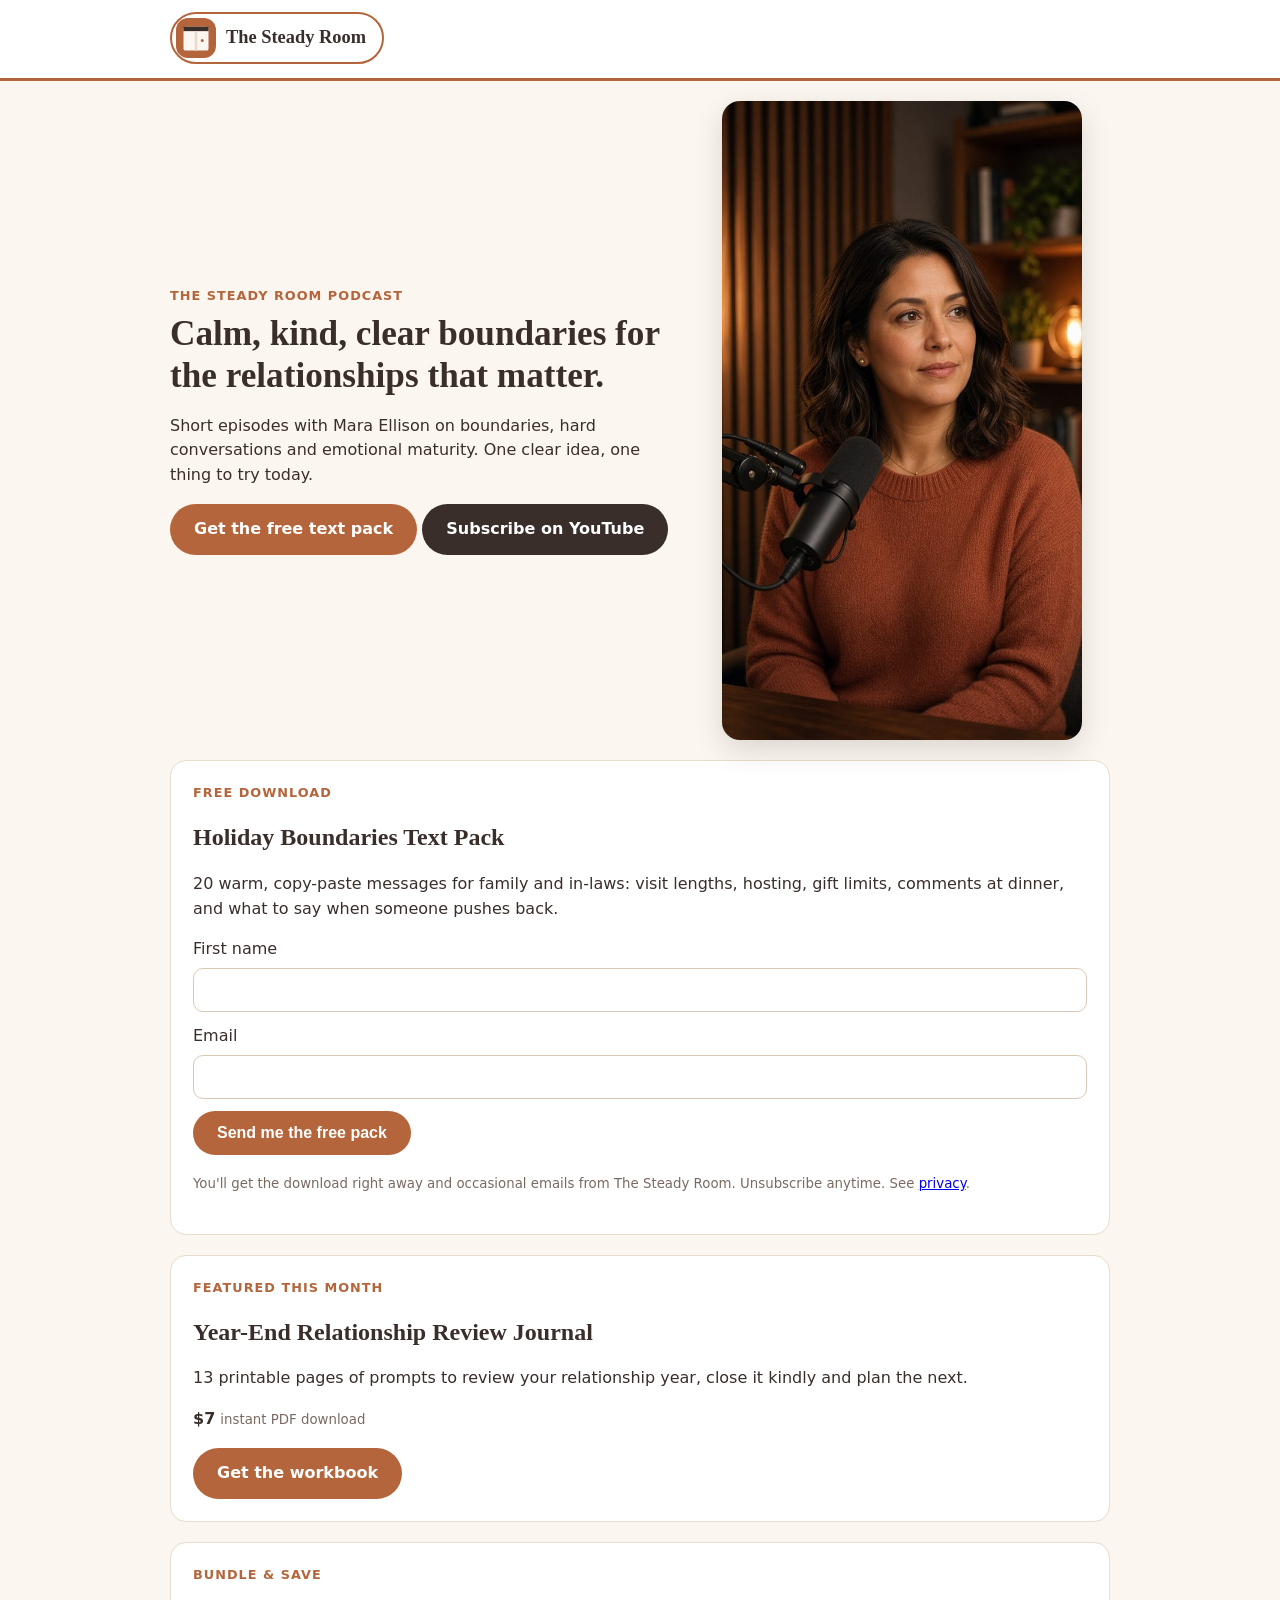
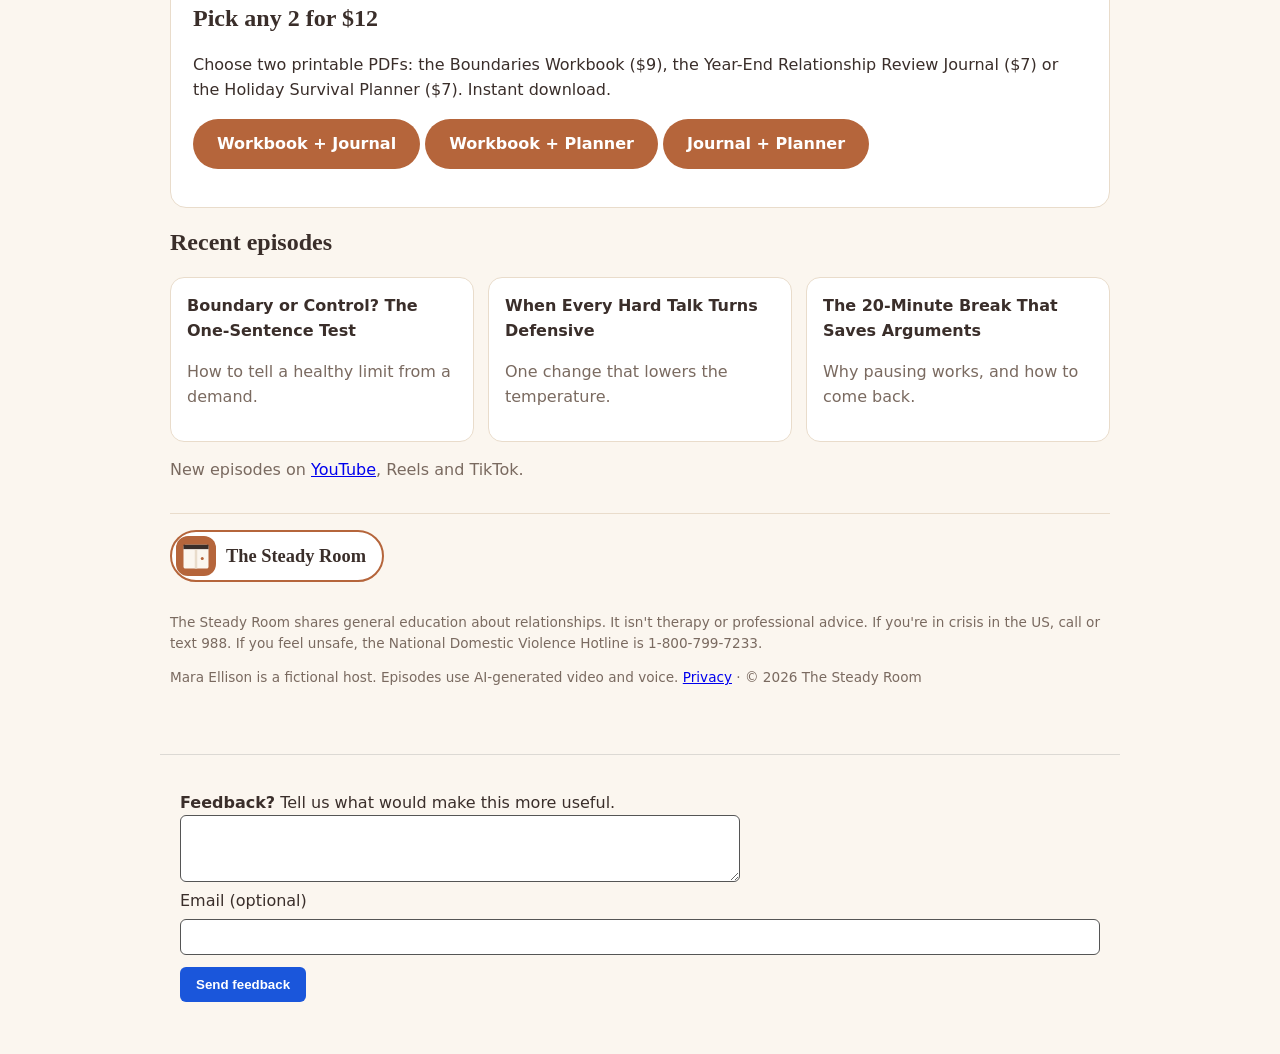
<file: index.html>
<!doctype html><html lang="en"><head><meta charset="utf-8">
<meta http-equiv="Content-Security-Policy" content="default-src 'self'; img-src 'self' data: https:; style-src 'self' 'unsafe-inline'; script-src 'self' 'unsafe-inline'; connect-src 'self' https://formsubmit.co; form-action 'self' https://formsubmit.co https://buy.stripe.com; frame-src 'self' https://www.youtube-nocookie.com https://www.youtube.com; base-uri 'self'; object-src 'none'; upgrade-insecure-requests">
<meta name="referrer" content="strict-origin-when-cross-origin">
<meta name="viewport" content="width=device-width,initial-scale=1">
<link rel="icon" href="favicon.ico" sizes="any">
<link rel="icon" href="favicon.svg" type="image/svg+xml">
<link rel="icon" type="image/png" sizes="32x32" href="favicon-32.png">
<link rel="apple-touch-icon" sizes="180x180" href="apple-touch-icon.png">
<link rel="manifest" href="site.webmanifest">
<meta name="theme-color" content="#B5653B">
<title>The Steady Room | Calm, clear boundaries for real relationships</title>
<meta name="description" content="Short, practical podcast episodes on boundaries, emotional maturity and healthier relationships. Get the free Holiday Boundaries Text Pack.">
<link rel="canonical" href="https://yarosim.github.io/the-steady-room/"><meta property="og:title" content="The Steady Room"><meta property="og:description" content="Free: 20 kind, clear holiday messages for family and in-laws.">
<meta property="og:image" content="https://yarosim.github.io/the-steady-room/og.png"><meta property="og:url" content="https://yarosim.github.io/the-steady-room/"><meta property="og:type" content="website"><meta name="twitter:card" content="summary_large_image">
<link rel="stylesheet" href="style.css"></head><body>
<header class="site-head"><div class="wrap"><a class="brand" href="./"><img src="mark.svg" width="40" height="40" alt="The Steady Room logo"><span>The Steady Room</span></a></div></header>
<div class="wrap">
<section class="hero"><div><div class="kick">THE STEADY ROOM PODCAST</div><h1>Calm, kind, clear boundaries for the relationships that matter.</h1>
<p>Short episodes with Mara Ellison on boundaries, hard conversations and emotional maturity. One clear idea, one thing to try today.</p>
<a class="btn" href="#free">Get the free text pack</a> <a class="btn alt" id="yt" href="#episodes">Subscribe on YouTube</a></div>
<img src="mara.jpg" alt="Mara Ellison, host of The Steady Room, at the podcast microphone"></section>

<section class="card" id="free"><div class="kick">FREE DOWNLOAD</div><h2 id="freeTitle">Holiday Boundaries Text Pack</h2>
<p>20 warm, copy-paste messages for family and in-laws: visit lengths, hosting, gift limits, comments at dinner, and what to say when someone pushes back.</p>
<form action="https://formsubmit.co/pnsgloballlc@gmail.com" method="POST">
<input type="hidden" name="_subject" value="[SIGNUP] the-steady-room"><input type="hidden" name="_next" value="https://yarosim.github.io/the-steady-room/free/">
<input type="hidden" name="_captcha" value="false"><input type="hidden" name="_template" value="table"><input type="text" name="_honey" style="display:none">
<input type="hidden" name="source" value="the-steady-room-landing"><label>First name<input type="text" name="name" required></label>
<label>Email<input type="email" name="email" required></label><button class="btn" type="submit">Send me the free pack</button>
<p><small>You'll get the download right away and occasional emails from The Steady Room. Unsubscribe anytime. See <a href="privacy.html">privacy</a>.</small></p></form></section>

<section class="card" id="featured"><div class="kick">FEATURED THIS MONTH</div><h2 id="paidName">The Steady Room Boundaries Workbook</h2>
<p id="paidDesc">30 printable pages: scripts, worksheets, 60 ready-to-use lines and a 30-day practice plan.</p>
<p><strong id="paidPrice">$9</strong> <small>instant PDF download</small></p><a class="btn" id="buy" href="https://vb3mfp-qd.myshopify.com/products/steady-room-boundaries-workbook">Get the workbook</a></section>

<section class="card" id="bundle"><div class="kick">BUNDLE &amp; SAVE</div><h2>Pick any 2 for $12</h2>
<p>Choose two printable PDFs: the Boundaries Workbook ($9), the Year-End Relationship Review Journal ($7) or the Holiday Survival Planner ($7). Instant download.</p>
<p><a class="btn" href="https://buy.stripe.com/fZu00jgiMbtq2Nk6fi2Ji2s">Workbook + Journal</a> <a class="btn" href="https://buy.stripe.com/cNi14n6IcdBy73AeLO2Ji2t">Workbook + Planner</a> <a class="btn" href="https://buy.stripe.com/14AaEX8Qk696gEa8nq2Ji2u">Journal + Planner</a></p></section>

<section id="episodes"><h2>Recent episodes</h2><div class="eps">
<div class="ep"><strong>Boundary or Control? The One-Sentence Test</strong><p class="muted">How to tell a healthy limit from a demand.</p></div>
<div class="ep"><strong>When Every Hard Talk Turns Defensive</strong><p class="muted">One change that lowers the temperature.</p></div>
<div class="ep"><strong>The 20-Minute Break That Saves Arguments</strong><p class="muted">Why pausing works, and how to come back.</p></div></div>
<p class="muted">New episodes on <a href="https://www.youtube.com/@TheSteadyRoomPodcast">YouTube</a>, Reels and TikTok.</p></section>

<footer><a class="brand" href="./"><img src="mark.svg" width="40" height="40" alt="The Steady Room logo"><span>The Steady Room</span></a><p>The Steady Room shares general education about relationships. It isn't therapy or professional advice. If you're in crisis in the US, call or text 988. If you feel unsafe, the National Domestic Violence Hotline is 1-800-799-7233.</p>
<p>Mara Ellison is a fictional host. Episodes use AI-generated video and voice. <a href="privacy.html">Privacy</a> · © 2026 The Steady Room</p></footer></div>
<script>
const YT="https://www.youtube.com/@TheSteadyRoomPodcast?sub_confirmation=1";if(YT)document.getElementById('yt').href=YT;
fetch('products.json').then(r=>r.json()).then(d=>{const n=new Date(new Date().toLocaleString('en-US',{timeZone:'America/New_York'}));
const k=n.getFullYear()+'-'+String(n.getMonth()+1).padStart(2,'0');const m=d.months&&d.months[k]||{};const p=(m.paid&&m.paid.stripe_link)?m.paid:d.default.paid;
document.getElementById('paidName').textContent=p.name;document.getElementById('paidPrice').textContent='$'+p.price_usd;if(p.desc)document.getElementById('paidDesc').textContent=p.desc;
document.getElementById('buy').href=p.stripe_link;}).catch(()=>{});
</script>
<!-- ux-forms v1 -->
<section id="feedback" aria-label="Signup and feedback" style="max-width:960px;margin:32px auto;padding:20px;border-top:1px solid #8884;font:16px/1.5 system-ui,sans-serif">
<form class="ux-feedback" action="https://formsubmit.co/pnsgloballlc@gmail.com" method="POST" aria-label="Feedback" style="margin-top:16px">
<input type="hidden" name="_subject" value="[FEEDBACK] the-steady-room"><input type="hidden" name="_captcha" value="false"><input type="hidden" name="_template" value="table"><input type="text" name="_honey" style="display:none" tabindex="-1" autocomplete="off"><input type="hidden" name="_next" value="https://yarosim.github.io/the-steady-room/?feedback=thanks">
<label for="ux-fb-msg"><strong>Feedback?</strong> Tell us what would make this more useful.</label><br><textarea id="ux-fb-msg" name="message" required rows="3" style="width:100%;max-width:560px;padding:10px;border:1px solid #555;border-radius:6px"></textarea><br><label for="ux-fb-email">Email (optional)</label> <input id="ux-fb-email" type="email" name="email" style="padding:8px;border:1px solid #555;border-radius:6px"> <button type="submit" style="padding:10px 16px;border:0;border-radius:6px;background:#1a56db;color:#fff;font-weight:700;cursor:pointer">Send feedback</button></form>
</section>
</body></html>
</file>
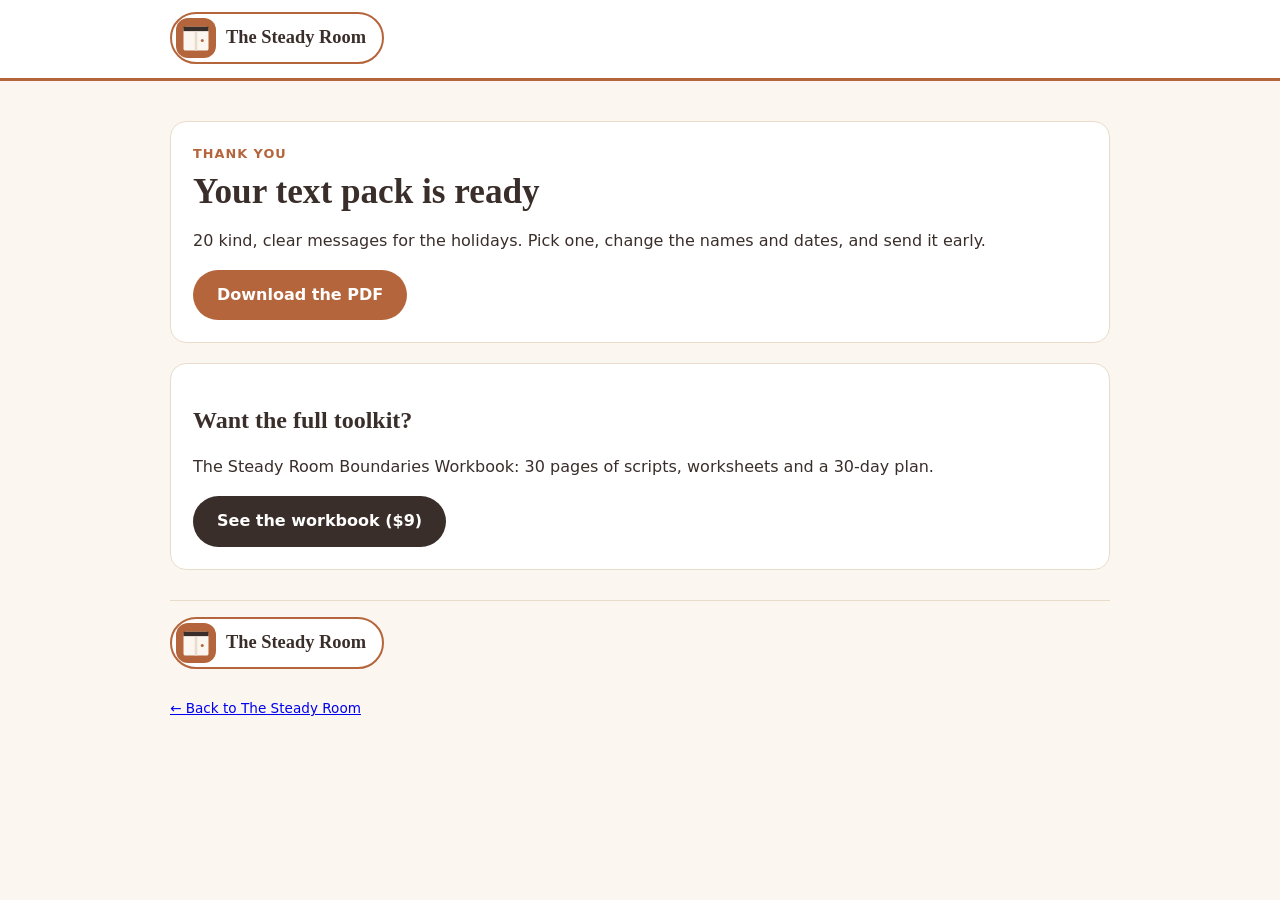
<file: free/index.html>
<!doctype html><html lang="en"><head><meta charset="utf-8">
<meta http-equiv="Content-Security-Policy" content="default-src 'self'; img-src 'self' data: https:; style-src 'self' 'unsafe-inline'; script-src 'self' 'unsafe-inline'; connect-src 'self' https://formsubmit.co; form-action 'self' https://formsubmit.co https://buy.stripe.com; frame-src 'self' https://www.youtube-nocookie.com https://www.youtube.com; base-uri 'self'; object-src 'none'; upgrade-insecure-requests">
<meta name="referrer" content="strict-origin-when-cross-origin">
<meta name="viewport" content="width=device-width,initial-scale=1"><meta name="robots" content="noindex">
<link rel="icon" href="../favicon.ico" sizes="any">
<link rel="icon" href="../favicon.svg" type="image/svg+xml">
<link rel="icon" type="image/png" sizes="32x32" href="../favicon-32.png">
<link rel="apple-touch-icon" sizes="180x180" href="../apple-touch-icon.png">
<link rel="manifest" href="../site.webmanifest">
<meta name="theme-color" content="#B5653B">
<title>Your free Holiday Boundaries Text Pack | The Steady Room</title><link rel="stylesheet" href="../style.css"></head><body>
<header class="site-head"><div class="wrap"><a class="brand" href="../"><img src="../mark.svg" width="40" height="40" alt="The Steady Room logo"><span>The Steady Room</span></a></div></header>
<div class="wrap">
<div class="card"><div class="kick">THANK YOU</div><h1>Your text pack is ready</h1><p>20 kind, clear messages for the holidays. Pick one, change the names and dates, and send it early.</p>
<a class="btn" href="holiday-boundaries-text-pack.pdf" download>Download the PDF</a></div>
<div class="card"><h2>Want the full toolkit?</h2><p>The Steady Room Boundaries Workbook: 30 pages of scripts, worksheets and a 30-day plan.</p><a class="btn alt" href="../#featured">See the workbook ($9)</a></div>
<footer><a class="brand" href="../"><img src="../mark.svg" width="40" height="40" alt="The Steady Room logo"><span>The Steady Room</span></a>
<p><a href="../">← Back to The Steady Room</a></p></footer></div></body></html>
</file>
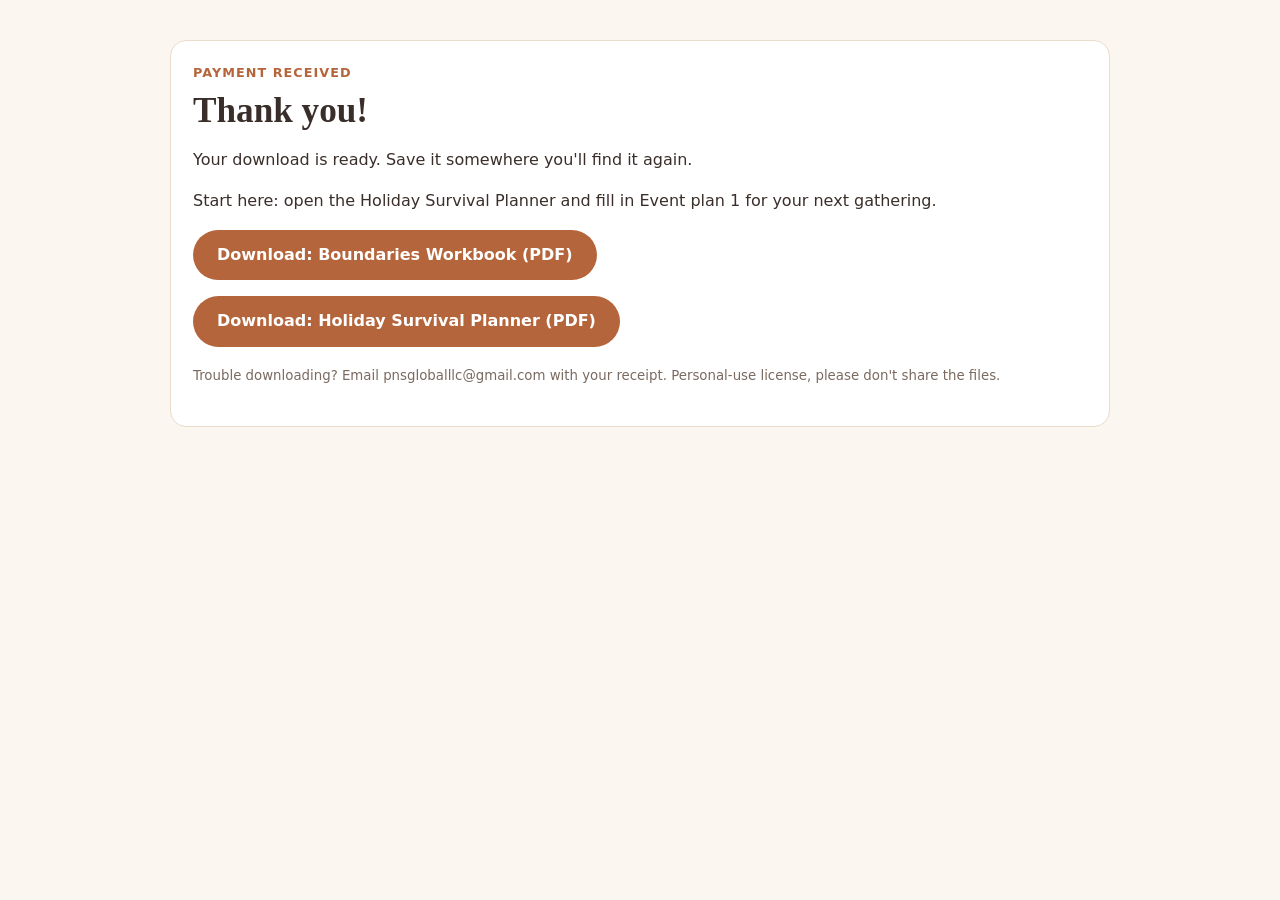
<file: thanks-36fe0fcd44ae/index.html>
<!doctype html><html lang="en"><head><meta charset="utf-8">
<meta http-equiv="Content-Security-Policy" content="default-src 'self'; img-src 'self' data: https:; style-src 'self' 'unsafe-inline'; script-src 'self' 'unsafe-inline'; connect-src 'self' https://formsubmit.co; form-action 'self' https://formsubmit.co https://buy.stripe.com; frame-src 'self' https://www.youtube-nocookie.com https://www.youtube.com; base-uri 'self'; object-src 'none'; upgrade-insecure-requests">
<meta name="referrer" content="strict-origin-when-cross-origin">
<meta name="viewport" content="width=device-width,initial-scale=1"><meta name="robots" content="noindex,nofollow">
<title>Thank you | The Steady Room</title><link rel="stylesheet" href="../style.css"></head><body><div class="wrap"><div class="card"><div class="kick">PAYMENT RECEIVED</div>
<h1>Thank you!</h1><p>Your download is ready. Save it somewhere you'll find it again.</p>
<p>Start here: open the Holiday Survival Planner and fill in Event plan 1 for your next gathering.</p>
<p><a class="btn" href="steady-room-boundaries-workbook.pdf" download>Download: Boundaries Workbook (PDF)</a></p><p><a class="btn" href="steady-room-holiday-survival-planner.pdf" download>Download: Holiday Survival Planner (PDF)</a></p>
<p><small>Trouble downloading? Email pnsgloballlc@gmail.com with your receipt. Personal-use license, please don't share the files.</small></p></div></div></body></html>
</file>
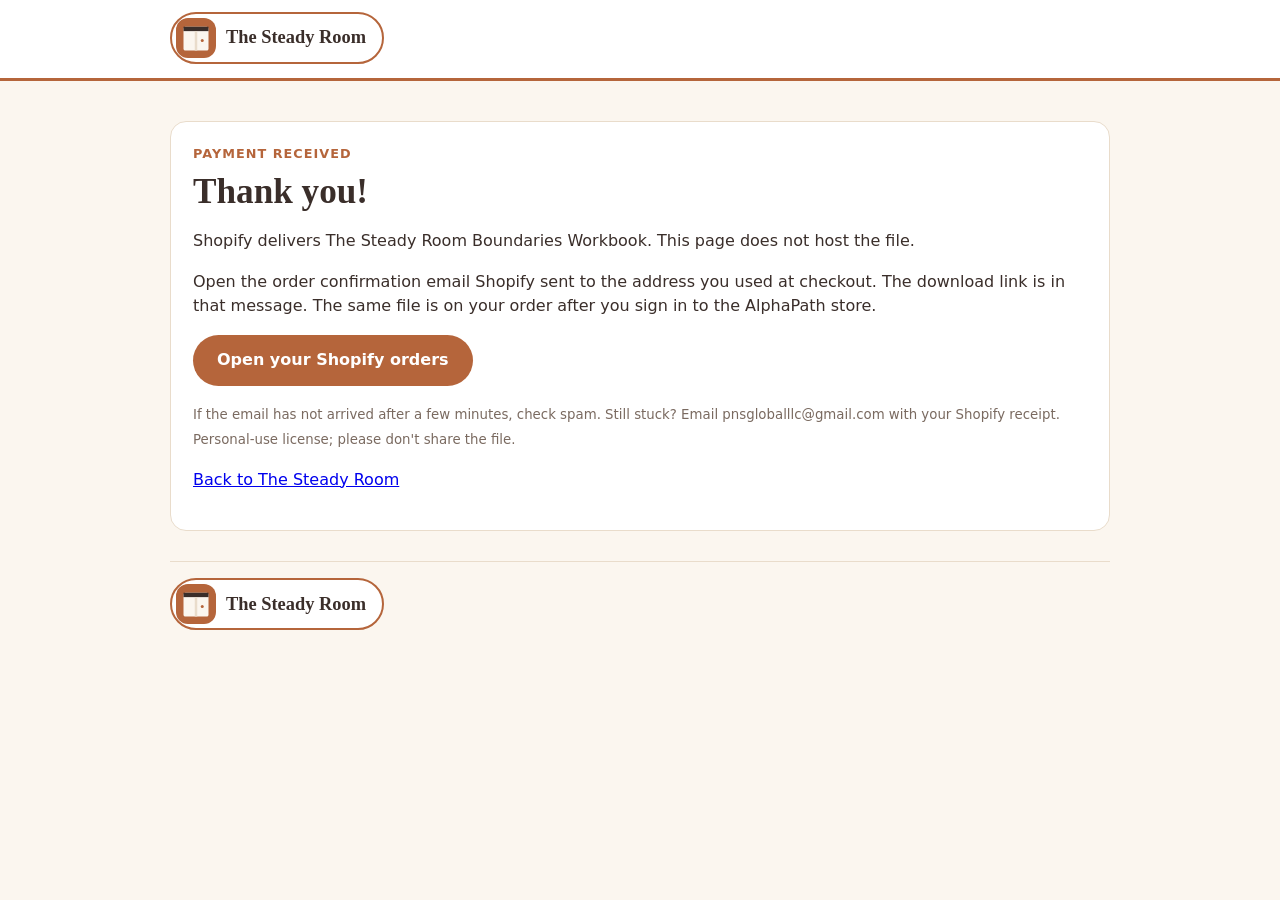
<file: thanks-3f31844e6c4e/index.html>
<!doctype html><html lang="en"><head><meta charset="utf-8">
<meta http-equiv="Content-Security-Policy" content="default-src 'self'; img-src 'self' data: https:; style-src 'self' 'unsafe-inline'; script-src 'self' 'unsafe-inline'; connect-src 'self' https://formsubmit.co; form-action 'self' https://formsubmit.co https://buy.stripe.com; frame-src 'self' https://www.youtube-nocookie.com https://www.youtube.com; base-uri 'self'; object-src 'none'; upgrade-insecure-requests">
<meta name="referrer" content="strict-origin-when-cross-origin">
<meta name="viewport" content="width=device-width,initial-scale=1"><meta name="robots" content="noindex,nofollow">
<link rel="icon" href="../favicon.ico" sizes="any">
<link rel="icon" href="../favicon.svg" type="image/svg+xml">
<link rel="icon" type="image/png" sizes="32x32" href="../favicon-32.png">
<link rel="apple-touch-icon" sizes="180x180" href="../apple-touch-icon.png">
<link rel="manifest" href="../site.webmanifest">
<meta name="theme-color" content="#B5653B">
<title>Thank you | The Steady Room</title><link rel="stylesheet" href="../style.css"></head><body>
<header class="site-head"><div class="wrap"><a class="brand" href="../"><img src="../mark.svg" width="40" height="40" alt="The Steady Room logo"><span>The Steady Room</span></a></div></header>
<div class="wrap"><div class="card"><div class="kick">PAYMENT RECEIVED</div>
<h1>Thank you!</h1>
<p>Shopify delivers The Steady Room Boundaries Workbook. This page does not host the file.</p>
<p>Open the order confirmation email Shopify sent to the address you used at checkout. The download link is in that message. The same file is on your order after you sign in to the AlphaPath store.</p>
<p><a class="btn" href="https://vb3mfp-qd.myshopify.com/account">Open your Shopify orders</a></p>
<p><small>If the email has not arrived after a few minutes, check spam. Still stuck? Email pnsgloballlc@gmail.com with your Shopify receipt. Personal-use license; please don't share the file.</small></p>
<p><a href="../">Back to The Steady Room</a></p>
</div>
<footer><a class="brand" href="../"><img src="../mark.svg" width="40" height="40" alt="The Steady Room logo"><span>The Steady Room</span></a></footer>
</div></body></html>
</file>
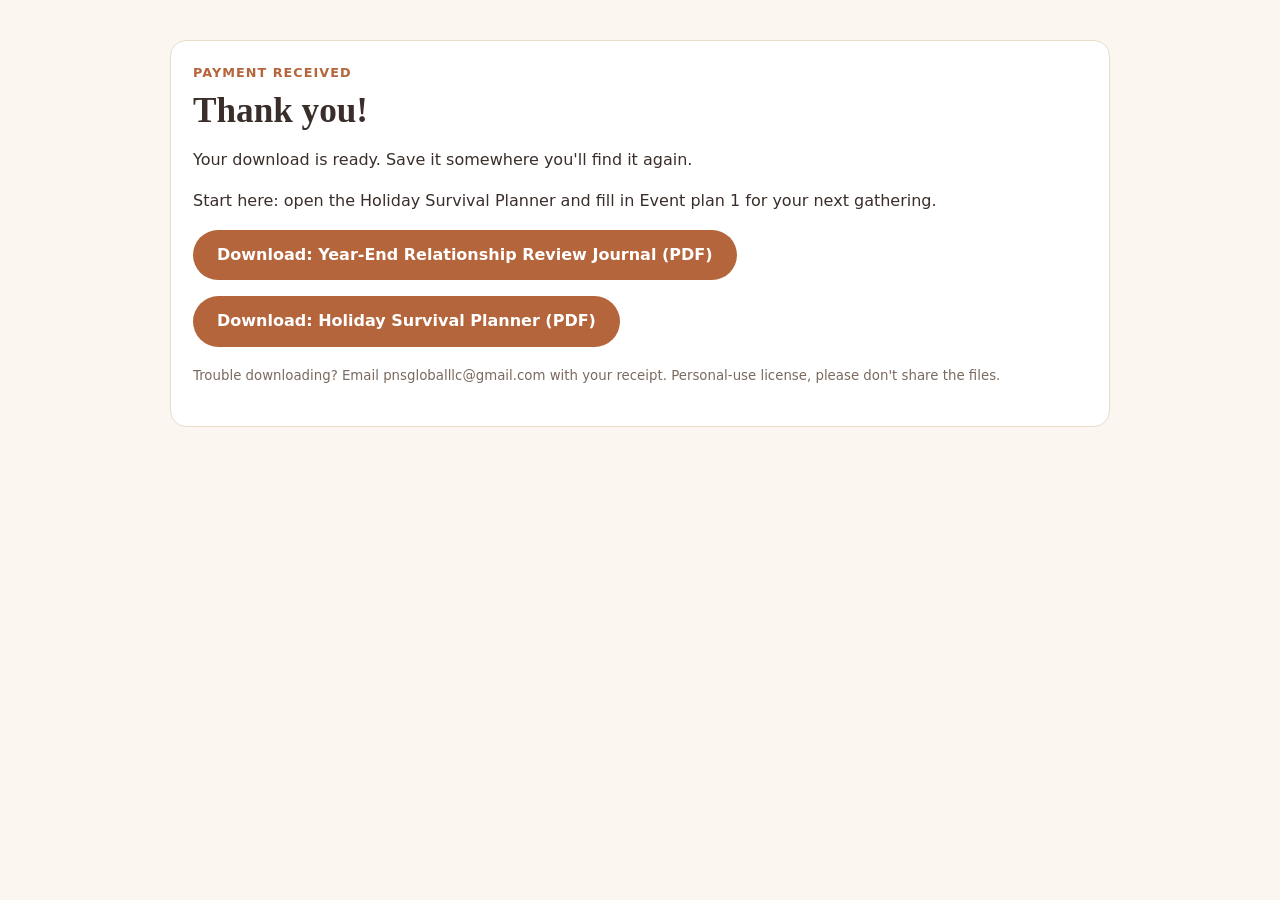
<file: thanks-3fa20ae2115f/index.html>
<!doctype html><html lang="en"><head><meta charset="utf-8">
<meta http-equiv="Content-Security-Policy" content="default-src 'self'; img-src 'self' data: https:; style-src 'self' 'unsafe-inline'; script-src 'self' 'unsafe-inline'; connect-src 'self' https://formsubmit.co; form-action 'self' https://formsubmit.co https://buy.stripe.com; frame-src 'self' https://www.youtube-nocookie.com https://www.youtube.com; base-uri 'self'; object-src 'none'; upgrade-insecure-requests">
<meta name="referrer" content="strict-origin-when-cross-origin">
<meta name="viewport" content="width=device-width,initial-scale=1"><meta name="robots" content="noindex,nofollow">
<title>Thank you | The Steady Room</title><link rel="stylesheet" href="../style.css"></head><body><div class="wrap"><div class="card"><div class="kick">PAYMENT RECEIVED</div>
<h1>Thank you!</h1><p>Your download is ready. Save it somewhere you'll find it again.</p>
<p>Start here: open the Holiday Survival Planner and fill in Event plan 1 for your next gathering.</p>
<p><a class="btn" href="steady-room-year-end-review-journal.pdf" download>Download: Year-End Relationship Review Journal (PDF)</a></p><p><a class="btn" href="steady-room-holiday-survival-planner.pdf" download>Download: Holiday Survival Planner (PDF)</a></p>
<p><small>Trouble downloading? Email pnsgloballlc@gmail.com with your receipt. Personal-use license, please don't share the files.</small></p></div></div></body></html>
</file>
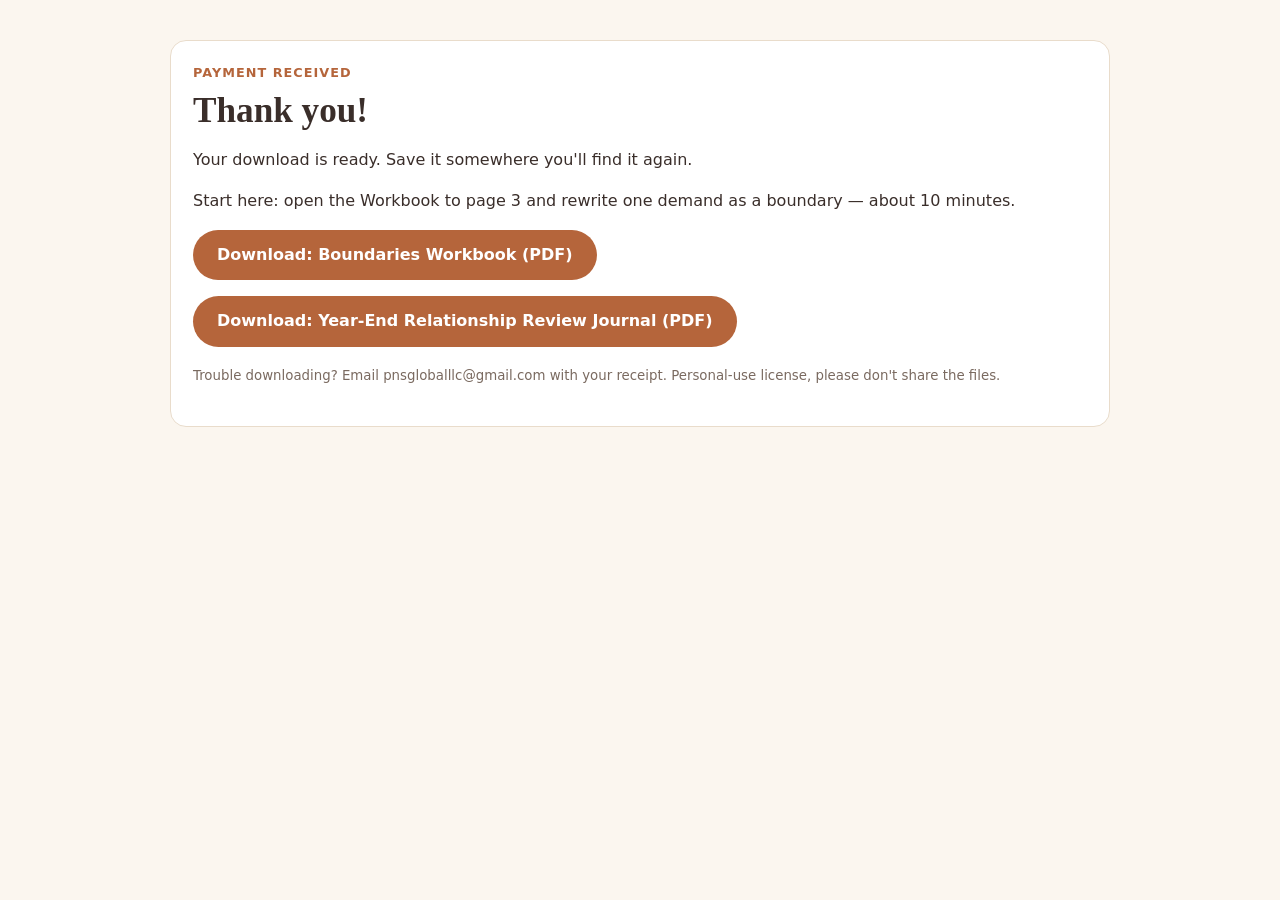
<file: thanks-ddb033d78d8f/index.html>
<!doctype html><html lang="en"><head><meta charset="utf-8">
<meta http-equiv="Content-Security-Policy" content="default-src 'self'; img-src 'self' data: https:; style-src 'self' 'unsafe-inline'; script-src 'self' 'unsafe-inline'; connect-src 'self' https://formsubmit.co; form-action 'self' https://formsubmit.co https://buy.stripe.com; frame-src 'self' https://www.youtube-nocookie.com https://www.youtube.com; base-uri 'self'; object-src 'none'; upgrade-insecure-requests">
<meta name="referrer" content="strict-origin-when-cross-origin">
<meta name="viewport" content="width=device-width,initial-scale=1"><meta name="robots" content="noindex,nofollow">
<title>Thank you | The Steady Room</title><link rel="stylesheet" href="../style.css"></head><body><div class="wrap"><div class="card"><div class="kick">PAYMENT RECEIVED</div>
<h1>Thank you!</h1><p>Your download is ready. Save it somewhere you'll find it again.</p>
<p>Start here: open the Workbook to page 3 and rewrite one demand as a boundary — about 10 minutes.</p>
<p><a class="btn" href="steady-room-boundaries-workbook.pdf" download>Download: Boundaries Workbook (PDF)</a></p><p><a class="btn" href="steady-room-year-end-review-journal.pdf" download>Download: Year-End Relationship Review Journal (PDF)</a></p>
<p><small>Trouble downloading? Email pnsgloballlc@gmail.com with your receipt. Personal-use license, please don't share the files.</small></p></div></div></body></html>
</file>
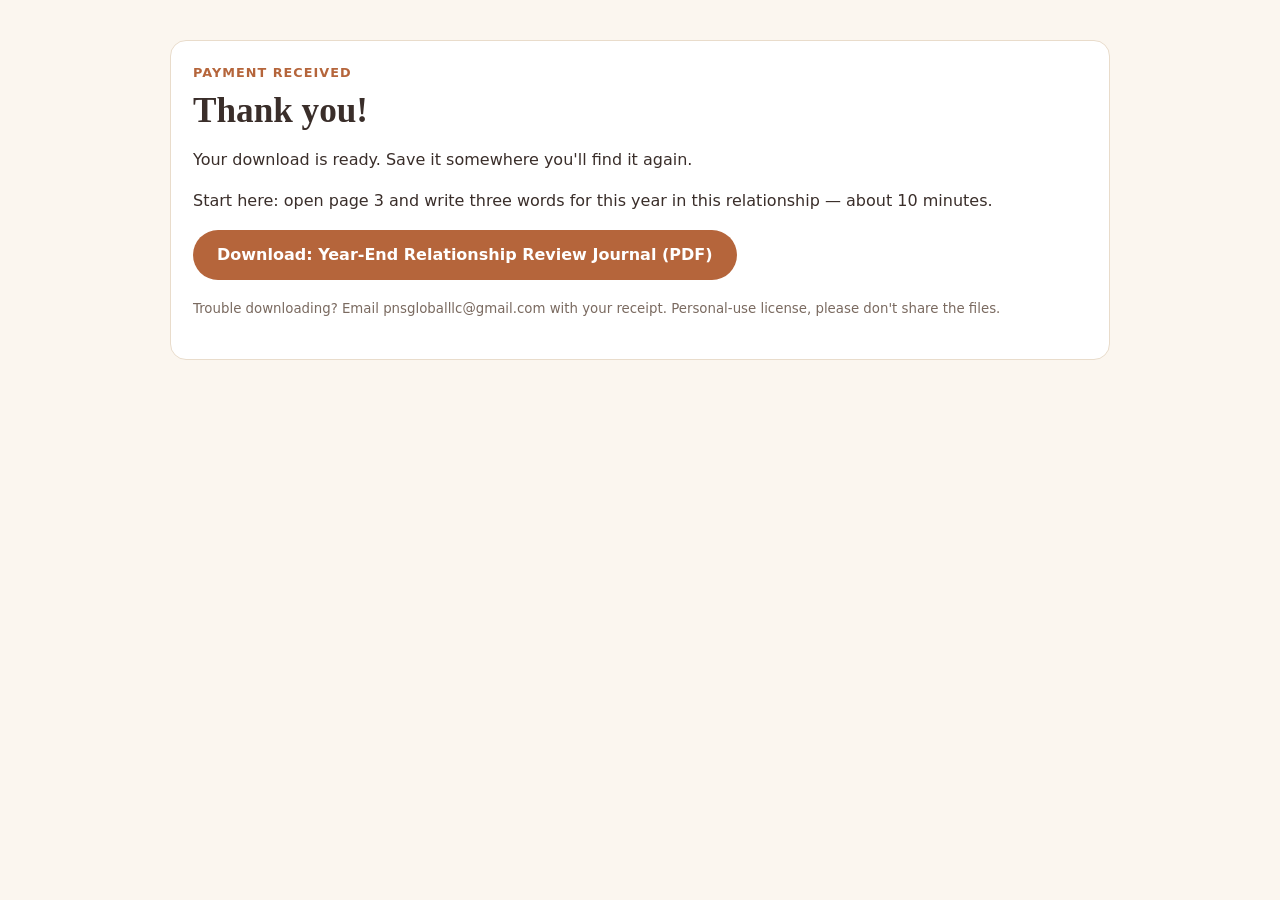
<file: thanks-ef4be870ee64/index.html>
<!doctype html><html lang="en"><head><meta charset="utf-8">
<meta http-equiv="Content-Security-Policy" content="default-src 'self'; img-src 'self' data: https:; style-src 'self' 'unsafe-inline'; script-src 'self' 'unsafe-inline'; connect-src 'self' https://formsubmit.co; form-action 'self' https://formsubmit.co https://buy.stripe.com; frame-src 'self' https://www.youtube-nocookie.com https://www.youtube.com; base-uri 'self'; object-src 'none'; upgrade-insecure-requests">
<meta name="referrer" content="strict-origin-when-cross-origin">
<meta name="viewport" content="width=device-width,initial-scale=1"><meta name="robots" content="noindex,nofollow">
<title>Thank you | The Steady Room</title><link rel="stylesheet" href="../style.css"></head><body><div class="wrap"><div class="card"><div class="kick">PAYMENT RECEIVED</div>
<h1>Thank you!</h1><p>Your download is ready. Save it somewhere you'll find it again.</p>
<p>Start here: open page 3 and write three words for this year in this relationship — about 10 minutes.</p>
<p><a class="btn" href="steady-room-year-end-review-journal.pdf" download>Download: Year-End Relationship Review Journal (PDF)</a></p>
<p><small>Trouble downloading? Email pnsgloballlc@gmail.com with your receipt. Personal-use license, please don't share the files.</small></p></div></div></body></html>
</file>
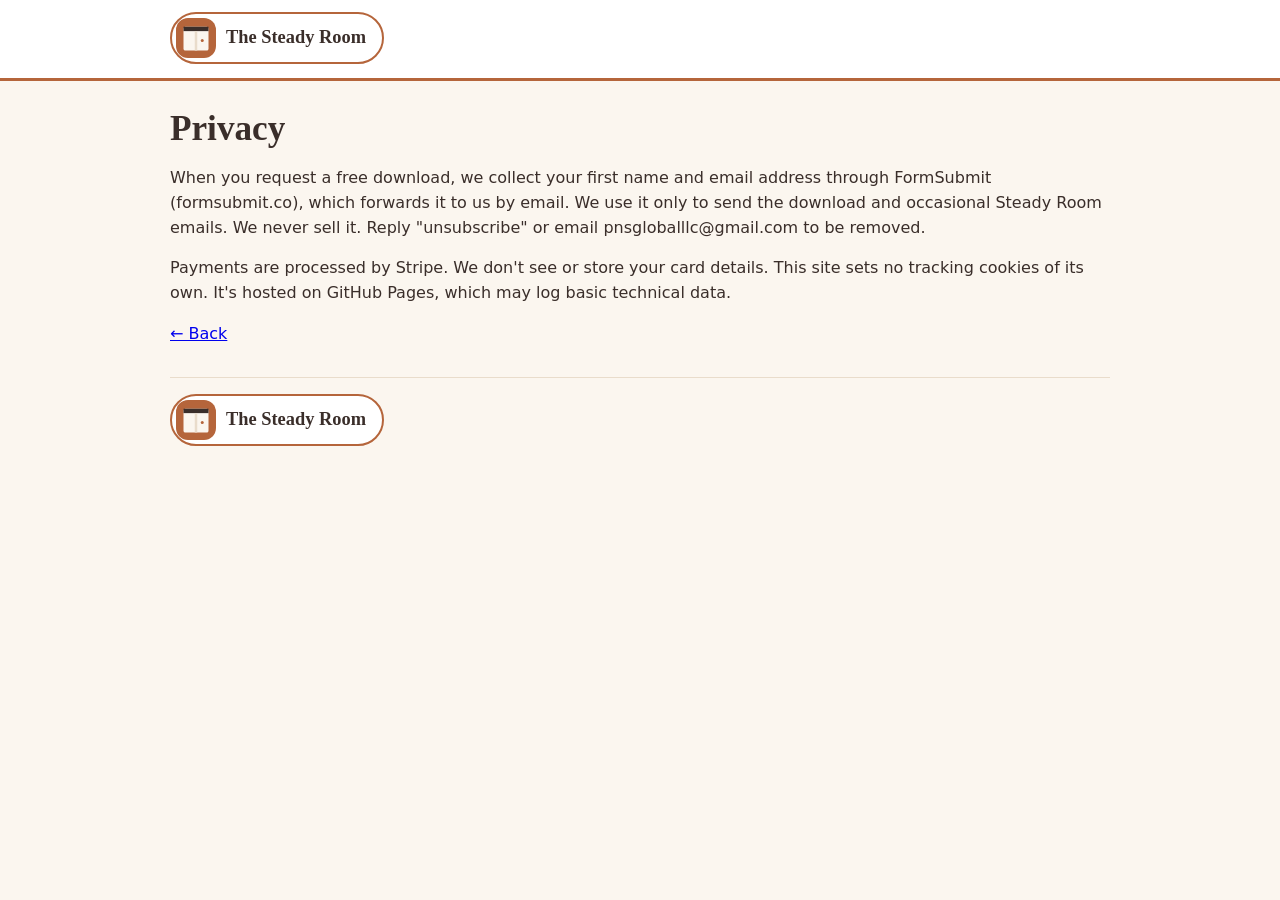
<file: privacy.html>
<!doctype html><html lang="en"><head><meta charset="utf-8">
<meta http-equiv="Content-Security-Policy" content="default-src 'self'; img-src 'self' data: https:; style-src 'self' 'unsafe-inline'; script-src 'self' 'unsafe-inline'; connect-src 'self' https://formsubmit.co; form-action 'self' https://formsubmit.co https://buy.stripe.com; frame-src 'self' https://www.youtube-nocookie.com https://www.youtube.com; base-uri 'self'; object-src 'none'; upgrade-insecure-requests">
<meta name="referrer" content="strict-origin-when-cross-origin">
<meta name="viewport" content="width=device-width,initial-scale=1">
<link rel="icon" href="favicon.ico" sizes="any">
<link rel="icon" href="favicon.svg" type="image/svg+xml">
<link rel="icon" type="image/png" sizes="32x32" href="favicon-32.png">
<link rel="apple-touch-icon" sizes="180x180" href="apple-touch-icon.png">
<link rel="manifest" href="site.webmanifest">
<meta name="theme-color" content="#B5653B">
<title>Privacy | The Steady Room</title><link rel="stylesheet" href="style.css"></head><body>
<header class="site-head"><div class="wrap"><a class="brand" href="./"><img src="mark.svg" width="40" height="40" alt="The Steady Room logo"><span>The Steady Room</span></a></div></header>
<div class="wrap"><h1>Privacy</h1>
<p>When you request a free download, we collect your first name and email address through FormSubmit (formsubmit.co), which forwards it to us by email. We use it only to send the download and occasional Steady Room emails. We never sell it. Reply "unsubscribe" or email pnsgloballlc@gmail.com to be removed.</p>
<p>Payments are processed by Stripe. We don't see or store your card details. This site sets no tracking cookies of its own. It's hosted on GitHub Pages, which may log basic technical data.</p><p><a href="./">← Back</a></p>
<footer><a class="brand" href="./"><img src="mark.svg" width="40" height="40" alt="The Steady Room logo"><span>The Steady Room</span></a></footer>
</div></body></html>
</file>
<file: style.css>
*{box-sizing:border-box}body{margin:0;font-family:system-ui,-apple-system,Segoe UI,Roboto,sans-serif;background:#FBF6EF;color:#3A2E2A;line-height:1.55}
.site-head{background:#fff;border-bottom:3px solid #B5653B}
.site-head .wrap{padding-top:12px;padding-bottom:12px}
.brand{display:inline-flex;align-items:center;gap:10px;max-width:100%;min-height:48px;padding:4px 16px 4px 4px;border:2px solid #B5653B;border-radius:999px;background:#fff;color:#3A2E2A;text-decoration:none;font-weight:800}
.brand img{width:40px;height:40px;border-radius:12px;flex:0 0 auto}
.brand span{font-family:Georgia,serif;font-size:1.15rem;line-height:1.15}
.brand:hover{background:#FBF6EF}
.brand:focus{outline:3px solid #3A2E2A;outline-offset:3px}
footer .brand{margin:0 0 16px}
@media(max-width:420px){.brand{gap:8px;padding-right:12px}.brand span{font-size:1rem}}
.wrap{max-width:980px;margin:auto;padding:20px}h1,h2{font-family:Georgia,serif;line-height:1.2}h1{font-size:2.2rem;margin:.2em 0}
.hero{display:grid;gap:24px;align-items:center}@media(min-width:760px){.hero{grid-template-columns:1.2fr 1fr}}
.hero img{width:100%;max-width:360px;border-radius:18px;box-shadow:0 10px 30px #0002;justify-self:center}
.kick{color:#B5653B;font-weight:700;letter-spacing:.08em;font-size:.8rem}.card{background:#fff;border:1px solid #E9DCCB;border-radius:16px;padding:22px;margin:20px 0}
.btn{display:inline-block;background:#B5653B;color:#fff;border:0;border-radius:999px;padding:13px 24px;font-size:1rem;font-weight:700;text-decoration:none;cursor:pointer}
.btn.alt{background:#3A2E2A}input[type=email],input[type=text]{width:100%;padding:12px;border:1px solid #d8c8b4;border-radius:10px;font-size:1rem;margin:6px 0 12px}
.eps{display:grid;gap:14px}@media(min-width:760px){.eps{grid-template-columns:repeat(3,1fr)}}.ep{background:#fff;border-radius:14px;padding:16px;border:1px solid #E9DCCB}
small,.muted{color:#7a6a60}footer{font-size:.85rem;color:#7a6a60;border-top:1px solid #E9DCCB;margin-top:30px;padding-top:16px}
</file>
